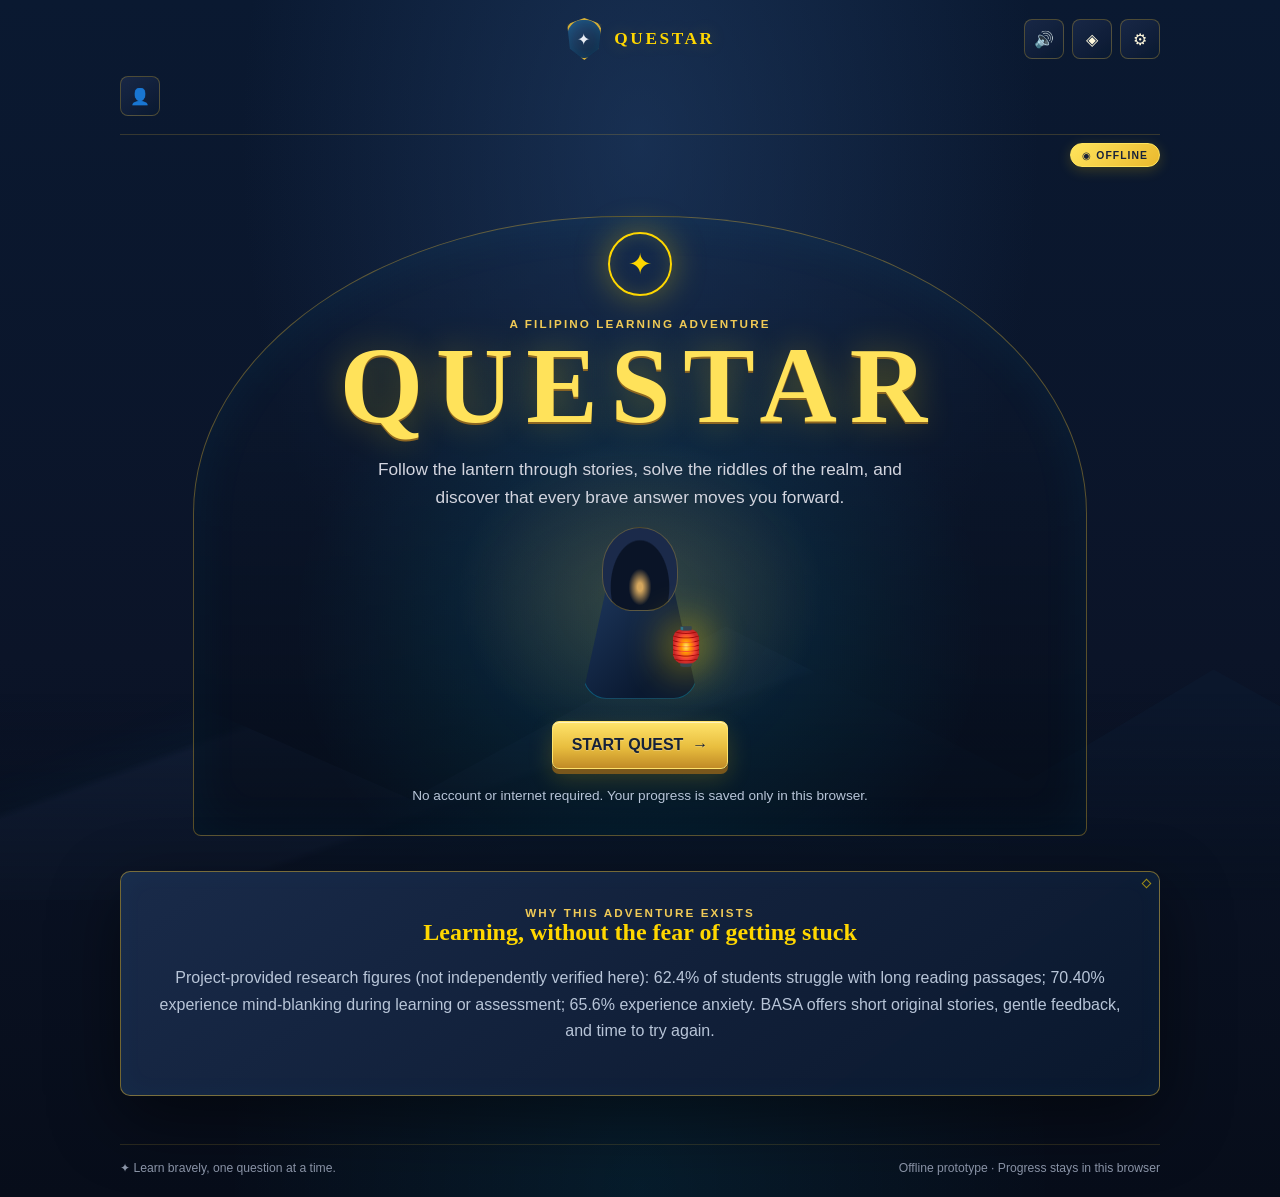
<file: index.html>
<!doctype html>
<html lang="en">
<head>
  <meta charset="utf-8">
  <meta name="viewport" content="width=device-width, initial-scale=1">
  <meta name="theme-color" content="#10172b">
  <meta name="description" content="QUESTAR is an offline-friendly fantasy learning adventure for reading and mathematics.">
  <title>QUESTAR — Learning Adventure</title>
  <link rel="stylesheet" href="style.css">
  <script src="script.js" defer></script>
</head>
<body>
  <div class="sky sky-one" aria-hidden="true"></div>
  <div class="sky sky-two" aria-hidden="true"></div>
  <div class="app-shell">
    <header class="topbar">
      <a class="brand" href="#" data-action="home" aria-label="QUESTAR home">
        <span class="brand-mark" aria-hidden="true">✦</span>
        <span>QUESTAR</span>
      </a>
      <div id="topbar-player" class="topbar-player" aria-live="polite"></div>
      <a class="icon-button account-link" href="account.html" aria-label="Student account" title="Student account">👤</a>
      <nav class="quick-nav" aria-label="Quick navigation">
        <button class="icon-button sound-toggle" type="button" data-action="toggle-sound" aria-label="Mute sound effects" title="Sound effects">🔊</button>
        <button class="icon-button" type="button" data-action="nav-dashboard" aria-label="Progress dashboard" title="Progress">◈</button>
        <button class="icon-button" type="button" data-action="nav-settings" aria-label="Settings" title="Settings">⚙</button>
      </nav>
    </header>
    <main id="app-root" tabindex="-1" aria-live="polite"></main>
    <footer class="site-footer">
      <span>✦ Learn bravely, one question at a time.</span>
      <span>Offline prototype · Progress stays in this browser</span>
    </footer>
  </div>
  <script src="supabase-config.js"></script>
  <script type="module" src="student-session.js"></script>
</body>
</html>
</file>
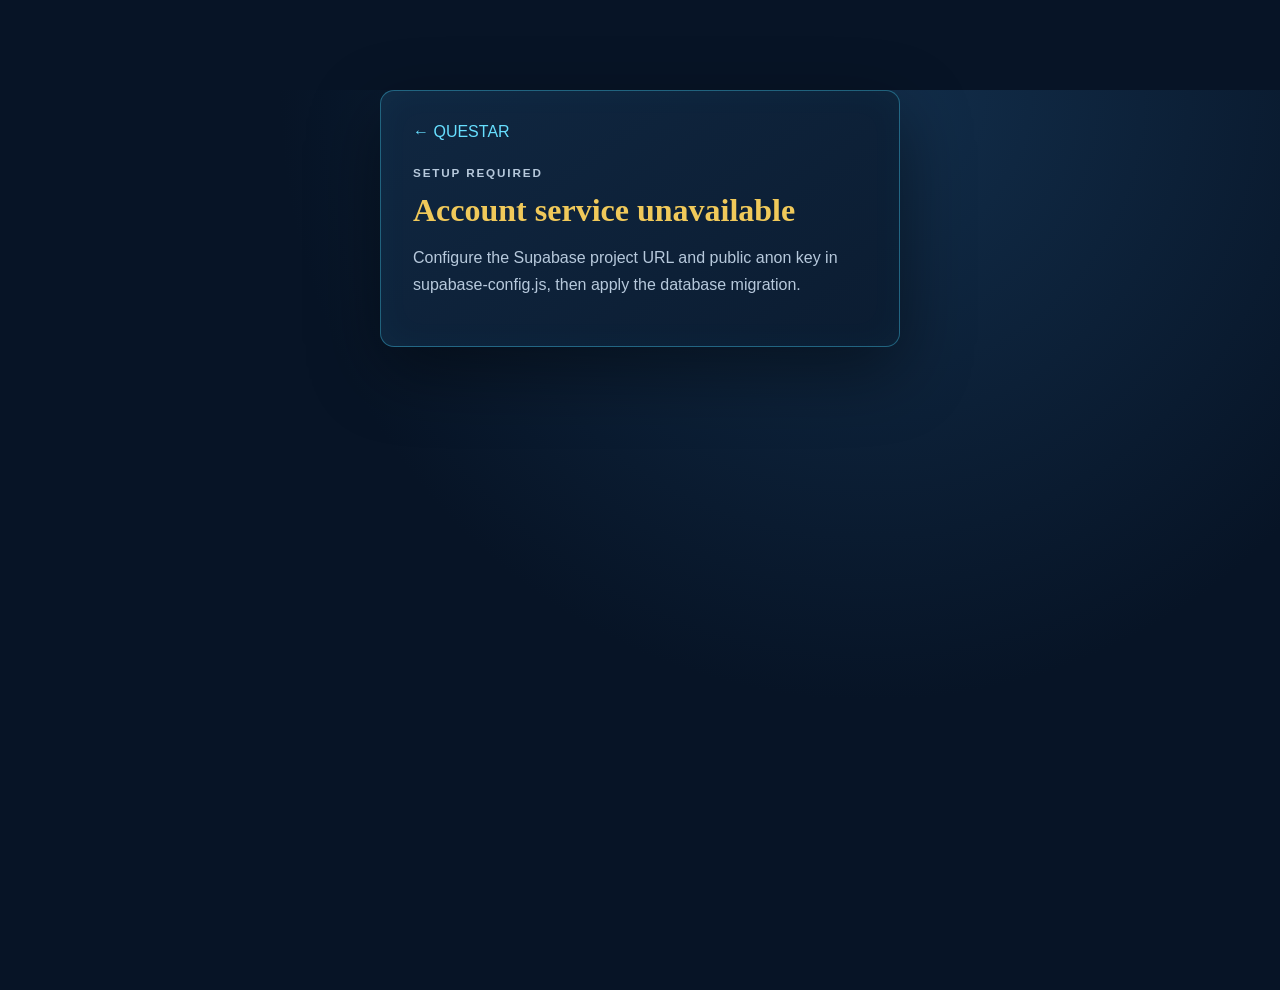
<file: account.html>
<!doctype html>
<html lang="en">
<head>
  <meta charset="utf-8">
  <meta name="viewport" content="width=device-width, initial-scale=1">
  <meta name="theme-color" content="#071426">
  <meta name="description" content="Create or sign in to a QUESTAR student account.">
  <title>Student Account — QUESTAR</title>
  <link rel="stylesheet" href="admin.css">
  <script src="supabase-config.js"></script>
  <script type="module" src="account.js"></script>
</head>
<body>
  <main class="state-card account-card" id="account-app" aria-live="polite">
    <a class="back-link" href="index.html">← QUESTAR</a>
    <h1>Student account</h1>
    <p>Loading secure account options…</p>
  </main>
</body>
</html>
</file>
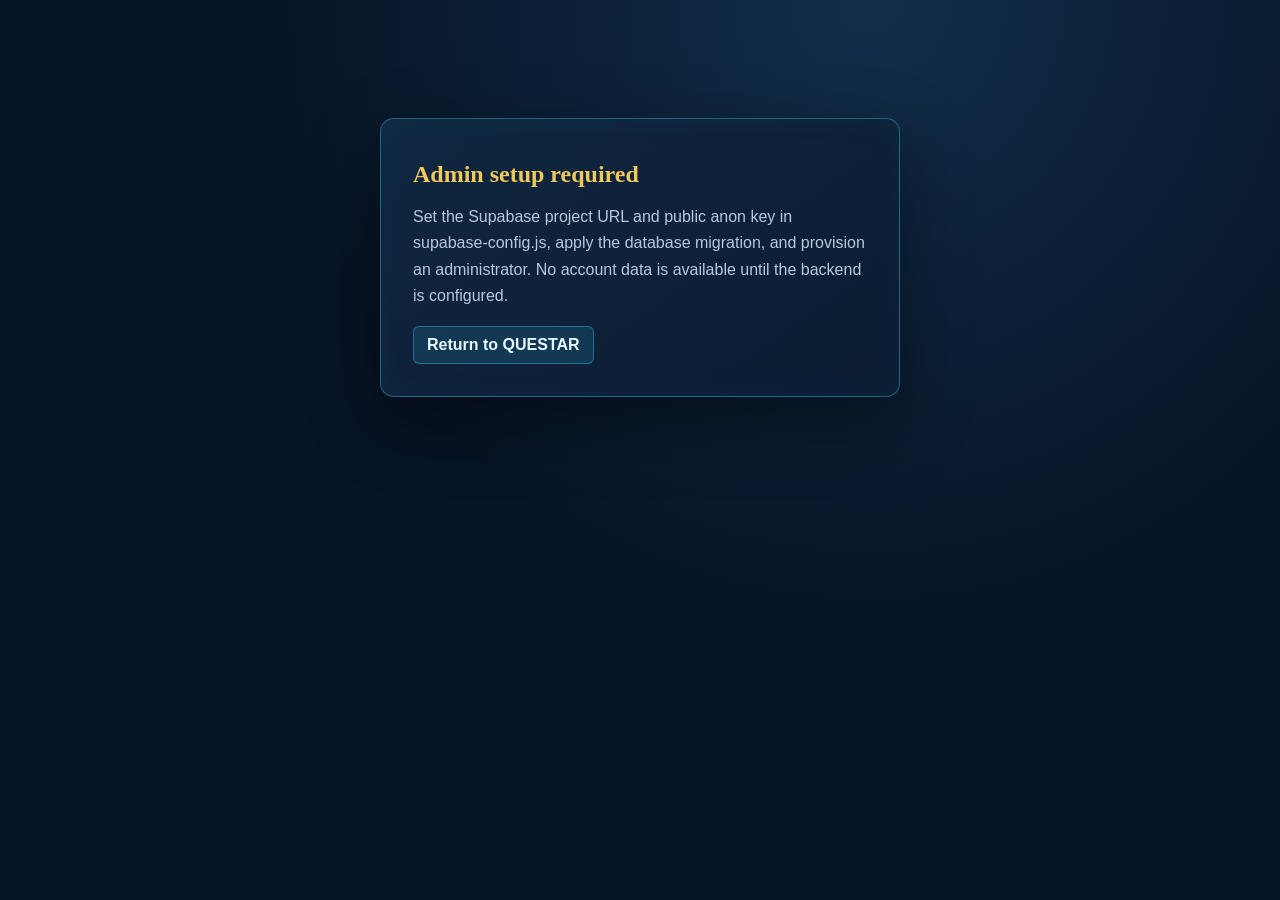
<file: admin.html>
<!doctype html>
<html lang="en">
<head>
  <meta charset="utf-8">
  <meta name="viewport" content="width=device-width, initial-scale=1">
  <meta name="theme-color" content="#071426">
  <meta name="description" content="Restricted QUESTAR account administration.">
  <title>Admin Console — QUESTAR</title>
  <link rel="stylesheet" href="admin.css">
  <script src="supabase-config.js"></script>
  <script type="module" src="admin.js"></script>
</head>
<body>
  <main id="admin-app" class="admin-app">
    <section id="admin-state" class="state-card" aria-live="polite">
      <h1>QUESTAR Admin Console</h1>
      <p>Checking secure administrator access…</p>
    </section>
  </main>
</body>
</html>
</file>
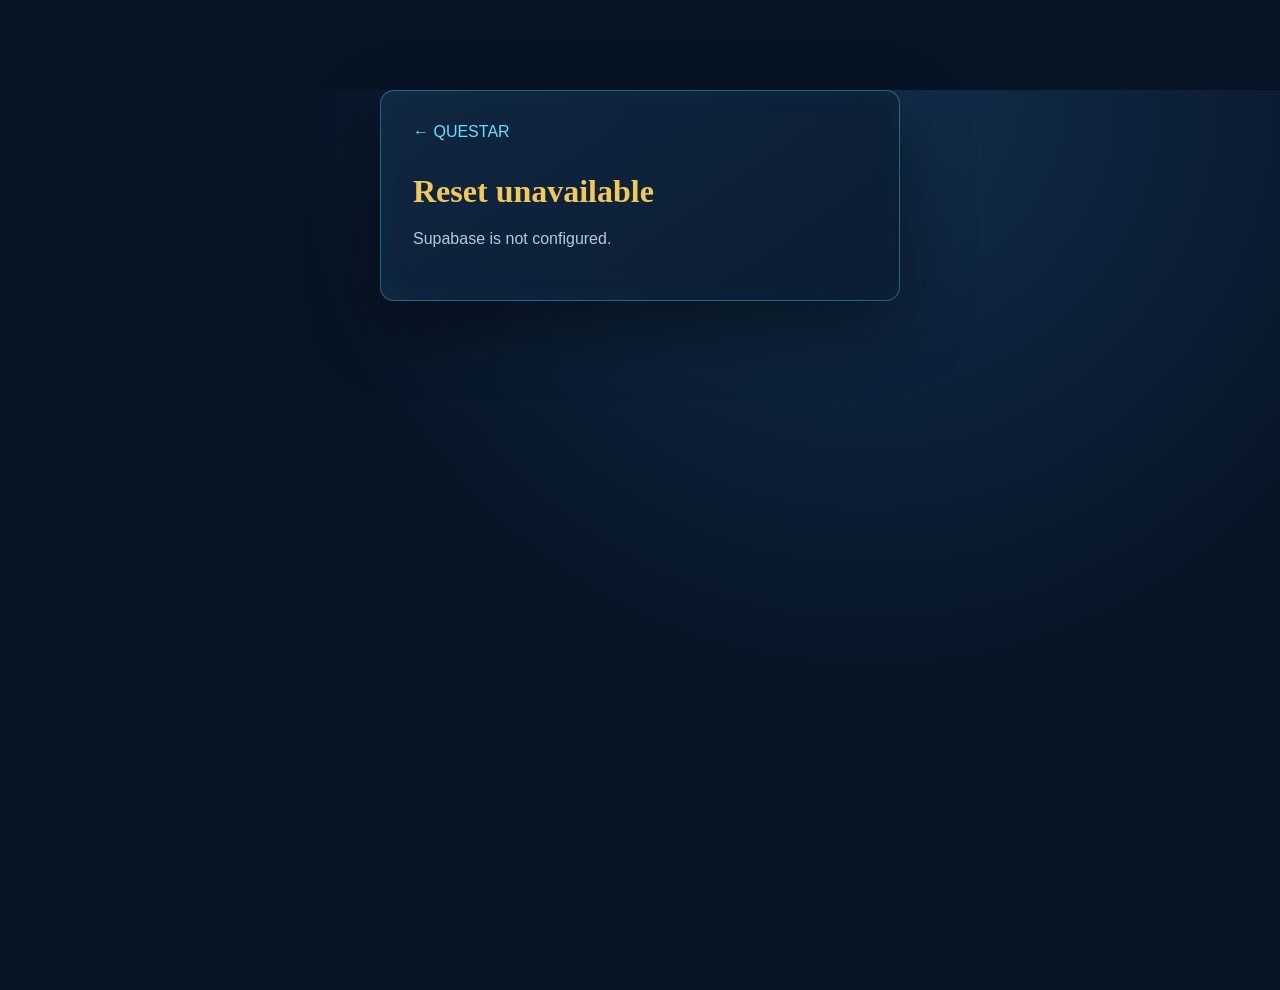
<file: reset-password.html>
<!doctype html>
<html lang="en">
<head>
  <meta charset="utf-8">
  <meta name="viewport" content="width=device-width, initial-scale=1">
  <meta name="theme-color" content="#071426">
  <title>Reset Password — QUESTAR</title>
  <link rel="stylesheet" href="admin.css">
  <script src="supabase-config.js"></script>
  <script type="module" src="reset-password.js"></script>
</head>
<body>
  <main class="state-card account-card" id="reset-app" aria-live="polite">
    <a class="back-link" href="index.html">← QUESTAR</a>
    <h1>Reset password</h1>
    <p>Verifying your password-reset link…</p>
  </main>
</body>
</html>
</file>
<file: style.css>
:root {
  color-scheme: dark;
  --night: #0a1931;
  --navy: #1b2a4a;
  --panel: rgba(16, 29, 53, .94);
  --panel-light: rgba(27, 42, 74, .9);
  --gold: #d4af37;
  --gold-bright: #ffd700;
  --gold-dark: #8d6c20;
  --cream: #fff8dc;
  --muted: #b8c5d8;
  --teal: #00d4ff;
  --violet: #a795f5;
  --rose: #ff777d;
  --line: rgba(212, 175, 55, .4);
  --radius: 10px;
  --shadow: 0 24px 70px rgba(0, 0, 0, .48);
  font-family: "DM Sans", "Segoe UI", sans-serif;
  background: var(--night);
  color: var(--cream);
  font-synthesis: none;
  text-rendering: optimizeLegibility;
}

* { box-sizing: border-box; }
html { min-width: 320px; min-height: 100%; background: var(--night); }
body { margin: 0; min-height: 100vh; overflow-x: hidden; background: radial-gradient(ellipse at 50% 6%, #293351 0, #151d34 35%, var(--night) 78%); }
button, input, select { font: inherit; }
button { color: inherit; }
button:focus-visible, a:focus-visible, input:focus-visible, select:focus-visible { outline: 3px solid var(--gold-bright); outline-offset: 3px; }
.sky { position: fixed; z-index: 0; pointer-events: none; inset: auto -6vw 0; height: 40vh; opacity: .42; }
.sky-one { background: linear-gradient(160deg, transparent 34%, #18213c 35% 51%, #10182d 52%); clip-path: polygon(0 75%, 18% 44%, 34% 72%, 56% 24%, 77% 67%, 90% 36%, 100% 58%, 100% 100%, 0 100%); }
.sky-two { height: 23vh; opacity: .53; background: linear-gradient(0deg, #090e1b 0, transparent); }
.app-shell { position: relative; z-index: 1; width: min(1120px, calc(100% - 36px)); min-height: 100vh; margin: auto; display: flex; flex-direction: column; }
.topbar { display: flex; align-items: center; justify-content: space-between; gap: 16px; padding: 18px 0; border-bottom: 1px solid rgba(255,255,255,.07); }
.brand { display: inline-flex; align-items: center; gap: 9px; color: var(--gold-bright); font: 800 1.08rem "Spectral", Georgia, serif; letter-spacing: .15em; text-decoration: none; }
.brand-mark { display: grid; place-items: center; width: 30px; height: 30px; border: 1px solid var(--gold); border-radius: 50%; color: var(--gold-bright); }
.topbar-player { margin-left: auto; color: var(--muted); font-size: .88rem; }
.topbar-player strong { color: var(--cream); }
.quick-nav { display: flex; gap: 8px; }
.icon-button { width: 40px; height: 40px; border: 1px solid var(--line); border-radius: 12px; background: rgba(255,255,255,.04); cursor: pointer; }
.icon-button:hover { background: rgba(242,197,107,.14); }
main { flex: 1; padding: 36px 0 48px; }
.site-footer { display: flex; justify-content: space-between; gap: 12px; padding: 16px 0 22px; color: #8e98ac; font-size: .76rem; border-top: 1px solid rgba(255,255,255,.07); }
.screen { animation: rise-in .35s ease both; }
@keyframes rise-in { from { opacity: 0; transform: translateY(8px); } to { opacity: 1; transform: translateY(0); } }
.eyebrow { color: var(--gold); font-size: .73rem; font-weight: 700; letter-spacing: .18em; text-transform: uppercase; }
h1, h2, h3, p { margin-top: 0; }
h1, h2, h3, .serif { font-family: "Spectral", Georgia, serif; }
h1 { margin-bottom: 12px; font-size: clamp(2.15rem, 6vw, 4.35rem); line-height: 1.05; color: var(--gold-bright); }
h2 { color: var(--gold-bright); }
h3 { margin-bottom: 7px; color: var(--cream); }
p { line-height: 1.65; }
.muted { color: var(--muted); }
.small { font-size: .85rem; }
.center { text-align: center; }
.gold { color: var(--gold-bright); }
.panel { border: 1px solid var(--line); border-radius: var(--radius); background: linear-gradient(145deg, rgba(28, 39, 62, .96), rgba(15, 23, 41, .96)); box-shadow: var(--shadow); }
.panel-pad { padding: clamp(20px, 4vw, 34px); }
.grid { display: grid; gap: 18px; }
.grid-two { grid-template-columns: repeat(2, minmax(0, 1fr)); }
.grid-three { grid-template-columns: repeat(3, minmax(0, 1fr)); }
.stack { display: grid; gap: 14px; }
.row { display: flex; align-items: center; gap: 12px; flex-wrap: wrap; }
.spread { justify-content: space-between; }
.actions { display: flex; justify-content: center; align-items: center; flex-wrap: wrap; gap: 12px; margin-top: 22px; }
.btn { display: inline-flex; min-height: 48px; align-items: center; justify-content: center; gap: 9px; padding: 12px 19px; border: 1px solid var(--line); border-radius: 12px; background: rgba(255,255,255,.06); color: var(--cream); font-weight: 700; text-decoration: none; cursor: pointer; transition: transform .16s ease, background .16s ease, border-color .16s ease; }
.btn:hover:not(:disabled) { transform: translateY(-2px); background: rgba(255,255,255,.11); border-color: var(--gold); }
.btn:active:not(:disabled) { transform: translateY(0); }
.btn:disabled { opacity: .48; cursor: not-allowed; }
.btn-primary { color: #241a0c; border-color: #f4d47c; background: linear-gradient(135deg, #ffe9a7, #dca74e); box-shadow: 0 8px 26px rgba(207, 151, 53, .2); }
.btn-primary:hover:not(:disabled) { background: linear-gradient(135deg, #fff1bd, #edbf66); }
.btn-quiet { border-color: transparent; background: transparent; color: var(--muted); }
.btn-danger { border-color: rgba(238,162,170,.45); color: #ffd1d5; }
.btn-small { min-height: 38px; padding: 8px 13px; font-size: .88rem; }
.field { display: grid; gap: 7px; text-align: left; }
.field label { color: var(--muted); font-size: .87rem; font-weight: 600; }
.field input, .field select { width: 100%; min-height: 46px; padding: 10px 12px; border: 1px solid rgba(255,255,255,.18); border-radius: 10px; background: #10182a; color: var(--cream); }
.field input::placeholder { color: #7e899e; }
.field-help { color: #95a0b4; font-size: .78rem; line-height: 1.5; }
.hero { position: relative; display: grid; min-height: 590px; place-items: center; overflow: hidden; padding: 50px 20px; text-align: center; }
.hero::before { content: ""; position: absolute; inset: 5% 7%; border: 1px solid rgba(242,197,107,.28); border-radius: 50% 50% 16px 16px; background: radial-gradient(ellipse at 50% 65%, rgba(119,87,152,.28), transparent 56%), linear-gradient(180deg, rgba(40,38,70,.2), rgba(6,11,23,.4)); }
.hero-content { position: relative; max-width: 700px; }
.hero-emblem { display: grid; place-items: center; width: 64px; height: 64px; margin: 0 auto 21px; border: 2px solid var(--gold); border-radius: 50%; color: var(--gold-bright); font-size: 1.8rem; box-shadow: 0 0 34px rgba(242,197,107,.35), inset 0 0 18px rgba(242,197,107,.12); }
.hero h1 { font-size: clamp(3.1rem, 11vw, 6.7rem); letter-spacing: .12em; text-shadow: 0 0 35px rgba(246,199,92,.3); }
.hero-subtitle { max-width: 560px; margin: 0 auto; color: #d3d5df; font-size: 1.08rem; }
.adventurer { position: relative; display: grid; place-items: center; width: 144px; height: 172px; margin: 15px auto 22px; }
.adventurer .cloak { position: absolute; bottom: 0; width: 116px; height: 132px; border: 1px solid rgba(193,187,209,.35); border-radius: 55% 55% 23% 23%; background: linear-gradient(135deg, #34344e, #111626 74%); clip-path: polygon(25% 0, 75% 0, 100% 100%, 0 100%); }
.adventurer .hood { position: absolute; top: 0; width: 76px; height: 84px; border: 1px solid rgba(210,192,161,.3); border-radius: 55% 55% 44% 44%; background: radial-gradient(ellipse at 50% 72%, #d2a55d 0 5%, #121827 22% 55%, #353449 57%); }
.adventurer .lantern { position: absolute; z-index: 2; right: 3px; bottom: 31px; font-size: 2.3rem; filter: drop-shadow(0 0 20px #ffc753); animation: lantern-pulse 2.5s ease-in-out infinite; }
@keyframes lantern-pulse { 50% { filter: drop-shadow(0 0 32px #ffcf69); transform: translateY(-3px); } }
.stats-strip { display: grid; grid-template-columns: repeat(3, minmax(0, 1fr)); gap: 12px; margin-top: 24px; }
.stat-card { padding: 16px; border: 1px solid rgba(255,255,255,.1); border-radius: 13px; background: rgba(9,15,28,.53); }
.stat-card strong { display: block; color: var(--gold-bright); font: 700 1.35rem "Spectral", Georgia, serif; }
.stat-card span { color: var(--muted); font-size: .78rem; }
.card { position: relative; padding: 22px; border: 1px solid var(--line); border-radius: var(--radius); background: linear-gradient(145deg, rgba(29,40,64,.96), rgba(15,22,39,.96)); box-shadow: 0 14px 40px rgba(0,0,0,.2); }
.card-icon { font-size: 2rem; }
.card p { margin-bottom: 0; color: var(--muted); font-size: .92rem; }
.tile { width: 100%; text-align: left; cursor: pointer; transition: transform .16s ease, border-color .16s ease; }
.tile:hover { transform: translateY(-3px); border-color: var(--gold); }
.avatar-picker { display: flex; gap: 10px; flex-wrap: wrap; }
.avatar-option { width: 50px; height: 50px; border: 1px solid var(--line); border-radius: 14px; background: rgba(255,255,255,.06); font-size: 1.6rem; cursor: pointer; }
.avatar-option[aria-pressed="true"] { border-color: var(--gold-bright); background: rgba(242,197,107,.18); box-shadow: 0 0 0 2px rgba(242,197,107,.12); }
.choice-grid { display: grid; grid-template-columns: repeat(2, minmax(0, 1fr)); gap: 12px; margin-top: 20px; }
.choice-button { min-height: 60px; padding: 14px; border: 1px solid rgba(242,197,107,.28); border-radius: 13px; background: rgba(14,22,39,.88); color: var(--cream); text-align: left; cursor: pointer; }
.choice-button:hover:not(:disabled) { border-color: var(--gold); background: rgba(242,197,107,.1); }
.choice-button[aria-pressed="true"] { border-color: var(--gold-bright); background: rgba(242,197,107,.15); }
.choice-button.correct { border-color: var(--teal); background: rgba(114,214,193,.12); }
.choice-button.incorrect { border-color: var(--rose); background: rgba(238,162,170,.09); }
.battle-arena { display: grid; grid-template-columns: 1fr minmax(220px, 1.2fr) 1fr; align-items: center; gap: 18px; min-height: 185px; margin: 18px 0; padding: 20px; overflow: hidden; border: 1px solid rgba(167,149,245,.25); border-radius: 16px; background: radial-gradient(ellipse at 50% 100%, rgba(102,74,129,.35), transparent 65%), linear-gradient(180deg, rgba(12,17,34,.5), rgba(8,12,24,.6)); }
.creature { text-align: center; }
.creature-icon { display: block; font-size: clamp(3rem, 8vw, 5rem); filter: drop-shadow(0 0 18px rgba(167,149,245,.24)); }
.creature-name { display: block; margin-top: 5px; color: var(--muted); font-size: .8rem; }
.versus { color: var(--gold); font-size: .72rem; font-weight: 700; letter-spacing: .15em; text-align: center; }
.meter { height: 11px; overflow: hidden; border: 1px solid rgba(255,255,255,.12); border-radius: 99px; background: rgba(0,0,0,.4); }
.meter > span { display: block; height: 100%; border-radius: inherit; background: linear-gradient(90deg, #63cdb6, #d7ed9b); transition: width .4s ease; }
.meter-label { display: flex; justify-content: space-between; margin: 7px 0 5px; color: var(--muted); font-size: .78rem; }
.question { margin: 17px 0 7px; color: var(--cream); font: 600 clamp(1.35rem, 4vw, 2rem) "Spectral", Georgia, serif; text-align: center; }
.story-text { padding: 22px; border-left: 3px solid var(--gold); border-radius: 0 13px 13px 0; background: rgba(9,15,28,.65); color: #e7e1d5; font: 1.04rem/1.82 "DM Sans", sans-serif; white-space: pre-line; }
.notice { padding: 13px 15px; border: 1px solid rgba(114,214,193,.35); border-radius: 12px; background: rgba(114,214,193,.08); color: #c9f3e8; }
.notice.warm { border-color: rgba(242,197,107,.35); background: rgba(242,197,107,.08); color: #f6e5bb; }
.notice.support { border-color: rgba(167,149,245,.4); background: rgba(167,149,245,.09); color: #ddd5ff; }
.notice.error { border-color: rgba(238,162,170,.35); background: rgba(238,162,170,.08); color: #ffd4d8; }
.progress-track { height: 10px; overflow: hidden; border-radius: 100px; background: rgba(255,255,255,.09); }
.progress-track span { display: block; height: 100%; border-radius: inherit; background: linear-gradient(90deg, #68cdb5, #eac46d); }
.progress-row { display: grid; grid-template-columns: 105px 1fr 44px; align-items: center; gap: 12px; color: var(--muted); font-size: .86rem; }
.badge { display: inline-flex; align-items: center; gap: 6px; padding: 6px 10px; border: 1px solid var(--line); border-radius: 999px; color: var(--gold-bright); font-size: .8rem; }
.list-row { display: flex; align-items: center; gap: 12px; padding: 13px 0; border-bottom: 1px solid rgba(255,255,255,.08); }
.list-row:last-child { border-bottom: 0; }
.rank { width: 30px; color: var(--gold); font-weight: 800; }
.push { margin-left: auto; }
.feedback { margin-top: 16px; }
.timer { color: var(--gold-bright); font: 700 1.15rem "Spectral", Georgia, serif; }
.hero-glow { color: var(--gold-bright); text-shadow: 0 0 22px rgba(255,213,104,.45); }
.victory-panel { position: relative; overflow: hidden; background: radial-gradient(ellipse at 50% 0, rgba(214,157,60,.2), transparent 52%), linear-gradient(145deg, rgba(39,42,58,.97), rgba(15,22,39,.97)); }
.victory-panel::before { content: "✦  ·  ✧  ·  ✦"; position: absolute; top: 24px; right: 7%; color: rgba(255,220,133,.25); font-size: 1.4rem; letter-spacing: .45em; animation: lantern-pulse 3s ease-in-out infinite; pointer-events: none; }
.field-grid { display: grid; grid-template-columns: repeat(2, minmax(0, 1fr)); gap: 16px; }
.check-line { display: flex; align-items: center; gap: 9px; color: var(--muted); }
.check-line input { accent-color: var(--gold); width: 18px; height: 18px; }
.divider { height: 1px; margin: 22px 0; background: rgba(255,255,255,.1); }
.large-text { font-size: 112%; }
.large-text .story-text { font-size: 1.15rem; }
.no-animations *, .no-animations *::before, .no-animations *::after { animation-duration: .01ms !important; animation-iteration-count: 1 !important; scroll-behavior: auto !important; transition-duration: .01ms !important; }
.toast { position: fixed; z-index: 20; right: 20px; bottom: 20px; max-width: min(380px, calc(100vw - 40px)); padding: 13px 16px; border: 1px solid var(--line); border-radius: 12px; background: #1b2942; color: var(--cream); box-shadow: var(--shadow); animation: rise-in .2s ease both; }
.toast[hidden] { display: none; }

@media (max-width: 760px) {
  .app-shell { width: min(100% - 24px, 620px); }
  main { padding: 25px 0 36px; }
  .grid-three { grid-template-columns: 1fr; }
  .hero { min-height: 540px; }
  .battle-arena { grid-template-columns: 1fr 1fr; }
  .battle-arena .versus { grid-column: 1 / -1; grid-row: 2; }
  .battle-arena .creature:nth-child(3) { grid-column: 2; grid-row: 1; }
  .battle-arena .creature:nth-child(1) { grid-column: 1; grid-row: 1; }
}
@media (max-width: 520px) {
  .app-shell { width: calc(100% - 20px); }
  .topbar { gap: 8px; padding: 13px 0; }
  .brand { font-size: .9rem; letter-spacing: .1em; }
  .brand-mark { width: 27px; height: 27px; }
  .topbar-player { font-size: .75rem; }
  .quick-nav { gap: 5px; }
  .icon-button { width: 36px; height: 36px; }
  .grid-two, .choice-grid, .field-grid, .stats-strip { grid-template-columns: 1fr; }
  .hero { min-height: 500px; padding: 30px 12px; }
  .hero::before { inset-inline: 1%; }
  .panel-pad { padding: 19px; }
  .card { padding: 18px; }
  .story-text { padding: 17px; font-size: .97rem; }
  .progress-row { grid-template-columns: 82px 1fr 36px; gap: 8px; font-size: .78rem; }
  .site-footer { flex-direction: column; text-align: center; }
  .actions .btn { flex: 1 1 150px; }
}
@media (prefers-reduced-motion: reduce) {
  *, *::before, *::after { scroll-behavior: auto !important; animation-duration: .01ms !important; animation-iteration-count: 1 !important; transition-duration: .01ms !important; }
}

body {
  background:
    radial-gradient(ellipse at 50% 12%, rgba(35, 67, 111, .55), transparent 44%),
    radial-gradient(ellipse at 50% 100%, rgba(0, 212, 255, .08), transparent 46%),
    linear-gradient(180deg, #0a1931 0%, #0b1428 55%, #070d1a 100%);
}

.sky { opacity: .58; }
.sky-one {
  background: linear-gradient(160deg, transparent 34%, #172743 35% 51%, #0d1a31 52%);
  filter: drop-shadow(0 -14px 28px rgba(0, 212, 255, .07));
}
.sky-two { background: linear-gradient(0deg, #070d1a 0, transparent); }
.app-shell { width: min(1040px, calc(100% - 36px)); }

.topbar {
  position: relative;
  display: grid;
  grid-template-columns: 1fr auto 1fr;
  min-height: 76px;
  border-bottom-color: rgba(212, 175, 55, .22);
}
.brand { grid-column: 2; grid-row: 1; gap: 11px; color: var(--gold-bright); text-shadow: 0 0 18px rgba(255, 215, 0, .24); }
.brand-mark {
  width: 38px;
  height: 42px;
  border: 2px solid var(--gold);
  border-radius: 45% 45% 48% 48%;
  clip-path: polygon(50% 0, 95% 15%, 88% 73%, 50% 100%, 12% 73%, 5% 15%);
  background: linear-gradient(145deg, #244c7a, #10213d);
  box-shadow: 0 0 18px rgba(255, 215, 0, .25), inset 0 0 13px rgba(0, 212, 255, .17);
  color: #e8edf5;
  font-size: 1rem;
}
.topbar-player { grid-column: 1; grid-row: 1; margin: 0; }
.quick-nav { grid-column: 3; grid-row: 1; justify-self: end; }
.icon-button {
  border-color: rgba(212, 175, 55, .32);
  border-radius: 8px;
  background: linear-gradient(145deg, rgba(27, 42, 74, .85), rgba(10, 25, 49, .92));
}
.icon-button:hover { background: rgba(255, 215, 0, .14); }
.topbar::after {
  position: absolute;
  top: calc(100% + 9px);
  right: 0;
  z-index: 3;
  padding: 5px 11px;
  border: 1px solid #ffe45c;
  border-radius: 999px;
  background: linear-gradient(135deg, #ffe45c, #eab92e);
  box-shadow: 0 3px 14px rgba(255, 215, 0, .2);
  color: #17213a;
  content: "◉  OFFLINE";
  font-size: .65rem;
  font-weight: 900;
  letter-spacing: .1em;
}

main { padding-top: 47px; }
.site-footer { border-top-color: rgba(212, 175, 55, .18); }
h1 { color: #ffe25a; text-shadow: 0 2px 0 #8e6722, 0 0 24px rgba(255, 215, 0, .18); }
h2 { color: var(--gold-bright); }
.eyebrow { color: #f0ca57; }

.panel,
.card {
  position: relative;
  overflow: hidden;
  border: 1px solid rgba(212, 175, 55, .52);
  border-radius: var(--radius);
  background:
    linear-gradient(145deg, rgba(25, 43, 74, .96), rgba(10, 23, 44, .97)),
    var(--panel);
  box-shadow: inset 0 0 28px rgba(0, 212, 255, .035), var(--shadow);
}
.panel::before,
.card::before {
  position: absolute;
  top: 8px;
  right: 9px;
  color: rgba(255, 215, 0, .6);
  width: 5px;
  height: 5px;
  border: 1px solid rgba(255, 215, 0, .6);
  content: "";
  transform: rotate(45deg);
  pointer-events: none;
}
.card { border-color: rgba(212, 175, 55, .34); }
.tile:hover { border-color: var(--gold-bright); box-shadow: 0 16px 42px rgba(0, 0, 0, .38), 0 0 20px rgba(255, 215, 0, .08); }
.stat-card {
  border-color: rgba(212, 175, 55, .24);
  border-radius: 8px;
  background: rgba(6, 16, 32, .66);
}
.badge {
  border-radius: 5px;
  background: rgba(10, 25, 49, .68);
}

.btn {
  border-color: rgba(212, 175, 55, .4);
  border-radius: 7px;
  background: linear-gradient(145deg, rgba(27, 42, 74, .96), rgba(13, 27, 50, .98));
}
.btn-primary {
  border: 1px solid #ffe36b;
  background: linear-gradient(180deg, #ffe46b 0%, #e8bd3e 55%, #c18b26 100%);
  box-shadow: 0 5px 0 #79571c, 0 9px 24px rgba(255, 215, 0, .19), inset 0 1px rgba(255, 255, 255, .55);
  color: #15213a;
  text-shadow: 0 1px rgba(255, 255, 255, .24);
}
.btn-primary:hover:not(:disabled) {
  background: linear-gradient(180deg, #fff2a1 0%, #f5d365 55%, #d7a336 100%);
  box-shadow: 0 5px 0 #79571c, 0 0 28px rgba(255, 215, 0, .36);
}
.btn:active:not(:disabled) { box-shadow: none; }
.btn-quiet { background: transparent; }

.hero { min-height: 610px; }
.hero::before {
  border-color: rgba(212, 175, 55, .4);
  border-radius: 48% 48% 8px 8px;
  background:
    radial-gradient(ellipse at 50% 61%, rgba(255, 190, 64, .18), transparent 29%),
    radial-gradient(ellipse at 50% 66%, rgba(0, 212, 255, .12), transparent 55%),
    linear-gradient(180deg, rgba(25, 48, 82, .18), rgba(5, 12, 24, .67));
  box-shadow: inset 0 0 52px rgba(0, 212, 255, .06);
}
.hero-emblem {
  border-color: var(--gold-bright);
  color: var(--gold-bright);
  box-shadow: 0 0 34px rgba(255, 215, 0, .35), inset 0 0 18px rgba(255, 215, 0, .14);
}
.hero h1 { text-shadow: 0 2px 0 #8e6722, 0 0 35px rgba(255, 215, 0, .3); }
.adventurer .cloak {
  border-color: rgba(0, 212, 255, .3);
  background: linear-gradient(135deg, #203b62, #0a1931 74%);
}
.adventurer .hood {
  border-color: rgba(212, 175, 55, .35);
  background: radial-gradient(ellipse at 50% 72%, #d4a65d 0 5%, #0a1427 22% 55%, #1b2a4a 57%);
}
.adventurer .lantern { filter: drop-shadow(0 0 22px #ffd700); }

.choice-button {
  min-height: 60px;
  border-color: rgba(212, 175, 55, .34);
  border-radius: 7px;
  background: linear-gradient(145deg, rgba(23, 40, 69, .94), rgba(10, 23, 44, .97));
}
.choice-button:hover:not(:disabled),
.choice-button[aria-pressed="true"] { border-color: var(--gold-bright); background: rgba(255, 215, 0, .1); }
.choice-button.correct { border-color: #69d6a5; background: rgba(70, 190, 130, .12); }
.choice-button.incorrect { border-color: #ff3b3b; background: rgba(255, 59, 59, .1); }

.battle-arena {
  border-color: rgba(0, 212, 255, .28);
  border-radius: 8px;
  background:
    radial-gradient(ellipse at 50% 100%, rgba(0, 212, 255, .14), transparent 62%),
    radial-gradient(ellipse at 50% 10%, rgba(88, 59, 119, .23), transparent 60%),
    linear-gradient(180deg, rgba(8, 18, 35, .72), rgba(5, 12, 24, .83));
}
.creature-icon { filter: drop-shadow(0 0 18px rgba(0, 212, 255, .42)); }
.versus { color: var(--gold-bright); }
.meter { border-color: rgba(255, 255, 255, .15); border-radius: 4px; }
.meter > span { background: linear-gradient(90deg, #ff3b3b, #ff8b55); }
.story-text {
  border-left-color: var(--gold-bright);
  background: linear-gradient(145deg, rgba(6, 16, 32, .8), rgba(12, 25, 46, .74));
  color: #f4edd8;
}
.progress-track { border-radius: 4px; background: rgba(4, 12, 24, .85); }
.progress-track span { background: linear-gradient(90deg, #d4af37, #ffd700); }
.victory-panel { background: radial-gradient(ellipse at 50% 0, rgba(255, 215, 0, .2), transparent 52%), linear-gradient(145deg, rgba(27, 42, 74, .97), rgba(10, 23, 44, .97)); }

@media (max-width: 760px) {
  .app-shell { width: min(100% - 24px, 620px); }
}
@media (max-width: 520px) {
  .topbar { min-height: 66px; grid-template-columns: 1fr auto 1fr; }
  .brand { gap: 7px; font-size: .84rem; }
  .brand-mark { width: 30px; height: 34px; }
  .topbar-player { max-width: 100%; overflow: hidden; white-space: nowrap; text-overflow: ellipsis; font-size: .68rem; }
  .icon-button { width: 34px; height: 34px; }
  main { padding-top: 43px; }
  .hero { min-height: 520px; }
  .site-footer { border-top-color: rgba(212, 175, 55, .18); }
}

.sound-toggle { font-size: 1rem; }
.field input[type="range"] {
  min-height: 28px;
  padding: 0;
  border: 0;
  background: transparent;
  accent-color: var(--gold-bright);
  cursor: pointer;
}
.audio-volume-grid { margin-top: 2px; }
.account-link { display: grid; place-items: center; color: var(--cream); text-decoration: none; }
</file>
<file: admin.css>
:root {
  color-scheme: dark;
  font-family: "Segoe UI", Arial, sans-serif;
  background: #071426;
  color: #e8f4ff;
  font-synthesis: none;
  text-rendering: optimizeLegibility;
}

* { box-sizing: border-box; }
body { margin: 0; min-width: 320px; min-height: 100vh; background: radial-gradient(ellipse at 68% 0, #122e4b, transparent 48%), #071426; }
button, input, select { font: inherit; }
button, a { -webkit-tap-highlight-color: transparent; }
button:focus-visible, a:focus-visible, input:focus-visible, select:focus-visible { outline: 3px solid #45dcff; outline-offset: 3px; }
a { color: #67dfff; }
.admin-app { min-height: 100vh; padding: 28px; }
.state-card { width: min(520px, 100%); margin: 10vh auto; padding: 32px; border: 1px solid rgba(69, 220, 255, .36); border-radius: 14px; background: linear-gradient(145deg, #102741, #0b1c31); box-shadow: 0 24px 70px rgba(0,0,0,.42), inset 0 0 36px rgba(69,220,255,.035); }
.state-card h1 { margin: 10px 0; color: #f0c95a; font-family: Georgia, serif; }
.state-card p { color: #b7c9dc; line-height: 1.65; }
.back-link { display: inline-block; margin-bottom: 22px; text-decoration: none; }
.eyebrow { margin: 0 0 8px; color: #59daf5; font-size: .73rem; font-weight: 800; letter-spacing: .16em; text-transform: uppercase; }
.account-form, .state-card form { display: grid; gap: 16px; }
.account-form label, .state-card form label { display: grid; gap: 7px; color: #d7e8f7; font-size: .88rem; font-weight: 650; }
.account-form small { color: #96acc1; font-weight: 400; }
.account-form input, .state-card form input { width: 100%; min-height: 44px; padding: 10px 12px; border: 1px solid #294766; border-radius: 7px; background: #07182b; color: #f0f7ff; }
.account-actions { display: flex; flex-wrap: wrap; gap: 10px; }
.account-card { max-width: 560px; }
.admin-layout { display: grid; grid-template-columns: 252px minmax(0,1fr); min-height: calc(100vh - 56px); overflow: hidden; border: 1px solid rgba(69,220,255,.2); border-radius: 16px; background: rgba(8,21,38,.78); box-shadow: 0 24px 80px rgba(0,0,0,.4); }
.sidebar { display: flex; flex-direction: column; gap: 22px; padding: 22px 14px; border-right: 1px solid rgba(69,220,255,.18); background: linear-gradient(180deg,rgba(13,36,60,.98),rgba(7,20,37,.98)); }
.admin-brand { display: flex; align-items: center; gap: 11px; padding: 5px 8px 18px; color: #f0c95a; font-family: Georgia,serif; font-size: 1.05rem; font-weight: 800; letter-spacing: .12em; text-decoration: none; }
.admin-brand small { display: block; margin-top: 4px; color: #56d9f4; font: 700 .57rem "Segoe UI",sans-serif; letter-spacing: .18em; }
.brand-mark { display: grid; width: 38px; height: 42px; place-items: center; border: 1px solid #e8c353; border-radius: 45%; background: #102a49; }
.sidebar nav { display: grid; gap: 5px; }
.nav-link { width: 100%; padding: 11px 12px; border: 1px solid transparent; border-radius: 7px; background: transparent; color: #b4c6d9; text-align: left; cursor: pointer; }
.nav-link:hover, .nav-link.active { border-color: rgba(69,220,255,.22); background: rgba(53,195,226,.1); color: #f1fbff; }
.nav-link.active { box-shadow: inset 3px 0 #42dafa; }
.logout-link { margin-top: auto; color: #ff9a9f; }
.admin-main { min-width: 0; padding: 27px clamp(18px,3vw,42px); }
.admin-header { display: flex; align-items: center; justify-content: space-between; gap: 18px; padding-bottom: 20px; border-bottom: 1px solid rgba(69,220,255,.16); }
.admin-header h1 { margin: 0; color: #f4cd60; font: 700 clamp(1.55rem,3vw,2.25rem) Georgia,serif; }
.admin-identity { display: flex; align-items: center; gap: 9px; color: #c3d6e8; font-size: .82rem; }
.online-dot { width: 9px; height: 9px; border-radius: 50%; background: #46dfa0; box-shadow: 0 0 12px #46dfa0; }
.page-content { display: grid; gap: 18px; padding-top: 22px; }
.admin-main footer { padding: 22px 0 4px; color: #778da3; font-size: .73rem; }
.panel { min-width: 0; padding: clamp(18px,2.5vw,26px); border: 1px solid rgba(63,196,235,.2); border-radius: 10px; background: linear-gradient(145deg,rgba(16,39,65,.96),rgba(9,25,45,.96)); box-shadow: inset 0 0 26px rgba(51,195,232,.025); }
.panel h2 { margin: 0 0 13px; color: #e9f4ff; font-size: 1.12rem; }
.panel p { color: #afc1d4; line-height: 1.6; }
.stats-grid { display: grid; grid-template-columns: repeat(4,minmax(0,1fr)); gap: 12px; }
.stat-card { display: grid; gap: 9px; min-width: 0; padding: 17px; border: 1px solid rgba(69,220,255,.19); border-radius: 9px; background: linear-gradient(145deg,rgba(18,47,75,.9),rgba(9,26,47,.9)); }
.stat-card span { color: #9eb4c9; font-size: .76rem; }
.stat-card strong { color: #55dcff; font-size: clamp(1.4rem,2.6vw,2rem); }
.stat-card small { color: #758da5; font-size: .69rem; }
.section-heading, .toolbar { display: flex; align-items: end; justify-content: space-between; gap: 14px; flex-wrap: wrap; margin-bottom: 16px; }
.section-heading h2 { margin: 0; }
.toolbar label, .edit-grid label, .panel > label { display: grid; gap: 7px; color: #a9bed1; font-size: .8rem; }
.search-field { flex: 1 1 260px; }
.toolbar input, .toolbar select, .panel input, .panel select, .edit-grid input { min-height: 40px; padding: 8px 11px; border: 1px solid #294761; border-radius: 6px; background: #07182a; color: #e8f4ff; }
.button { display: inline-flex; min-height: 38px; align-items: center; justify-content: center; padding: 8px 13px; border: 1px solid rgba(69,220,255,.35); border-radius: 6px; background: rgba(26,84,117,.45); color: #e7f8ff; font-weight: 700; text-decoration: none; cursor: pointer; }
.button:hover { border-color: #52dfff; background: rgba(38,135,174,.36); }
.button-primary { border-color: #5de3ff; background: linear-gradient(140deg,#187da1,#115478); }
.button-small { min-height: 30px; padding: 6px 8px; font-size: .72rem; }
.button-danger { border-color: rgba(255,115,126,.38); color: #ff9ca2; background: rgba(130,38,53,.24); }
.action-cell { min-width: 250px; }
.action-cell .button { margin: 2px; }
.table-wrap { width: 100%; overflow: auto; }
table { width: 100%; border-collapse: collapse; text-align: left; font-size: .78rem; }
th, td { padding: 11px 12px; border-bottom: 1px solid rgba(92,139,174,.16); vertical-align: middle; }
th { position: sticky; top: 0; background: #102943; color: #8edcf0; font-size: .7rem; letter-spacing: .04em; white-space: nowrap; }
td { color: #d2e0ed; }
td small { display: block; margin-top: 4px; color: #8197ac; font-size: .68rem; }
.text-button { padding: 0; border: 0; background: transparent; color: #61ddff; text-align: left; cursor: pointer; }
.status, .presence { display: inline-flex; align-items: center; gap: 6px; padding: 4px 8px; border-radius: 999px; background: rgba(76,137,174,.15); color: #bad1e3; font-size: .7rem; }
.status.active { background: rgba(44,176,120,.15); color: #6de0ac; }
.status.suspended, .status.disabled { background: rgba(219,84,92,.14); color: #ff9da0; }
.presence::before { width: 7px; height: 7px; border-radius: 50%; background: #74899c; content: ""; }
.presence.online::before { background: #49e2a0; box-shadow: 0 0 9px #49e2a0; }
.error, .error-banner { color: #ffb1b5 !important; }
.error-banner { padding: 12px 14px; border: 1px solid rgba(255,108,119,.35); border-radius: 7px; background: rgba(117,31,44,.3); }
.notice { padding: 12px 14px; border: 1px solid rgba(69,220,255,.23); border-radius: 7px; background: rgba(29,114,141,.13); }
.empty-state { padding: 30px; color: #8299ae; text-align: center; }
.timeline { display: grid; }
.timeline-item { display: grid; grid-template-columns: 14px 1fr; gap: 12px; padding: 12px 0; border-bottom: 1px solid rgba(92,139,174,.13); }
.timeline-marker { width: 9px; height: 9px; margin-top: 5px; border: 2px solid #49d9fa; border-radius: 50%; box-shadow: 0 0 10px rgba(73,217,250,.4); }
.timeline-item strong { color: #deeffa; font-size: .85rem; text-transform: capitalize; }
.timeline-item p { margin: 4px 0 0; color: #8198ad; font-size: .76rem; }
.chart-grid { display: grid; grid-template-columns: repeat(2,minmax(0,1fr)); gap: 14px; }
.chart-card { min-width: 0; padding: 17px; border: 1px solid rgba(69,220,255,.16); border-radius: 9px; background: rgba(12,31,52,.84); }
.chart-card h3 { margin: 0 0 13px; color: #ddecf8; font-size: .92rem; }
.bar-row { display: grid; grid-template-columns: minmax(72px,1fr) minmax(60px,2fr) 32px; align-items: center; gap: 9px; margin: 9px 0; color: #9bb0c4; font-size: .7rem; }
.bar-row > span { overflow: hidden; text-overflow: ellipsis; white-space: nowrap; }
.bar-row strong { color: #d5e7f4; text-align: right; }
.bar-track { height: 8px; overflow: hidden; border-radius: 9px; background: #07182a; }
.bar-track i { display: block; height: 100%; border-radius: inherit; background: linear-gradient(90deg,#168eb9,#51dcff); box-shadow: 0 0 10px rgba(81,220,255,.35); }
.profile-header { display: flex; align-items: center; gap: 18px; flex-wrap: wrap; }
.profile-header h2 { font-size: 1.5rem; }
.profile-header p { margin-bottom: 7px; }
.avatar { display: grid; width: 74px; height: 74px; place-items: center; overflow: hidden; border: 1px solid #3cc5eb; border-radius: 50%; background: #0b2340; color: #59dfff; font-size: 1.8rem; }
.avatar img { width: 100%; height: 100%; object-fit: cover; }
.edit-grid { display: grid; grid-template-columns: repeat(2,minmax(0,1fr)); gap: 13px; }
.edit-grid button { align-self: end; }
.account-notice { position: fixed; right: 16px; bottom: 16px; z-index: 20; max-width: min(420px,calc(100vw - 32px)); padding: 12px 15px; border: 1px solid rgba(69,220,255,.34); border-radius: 7px; background: #102943; color: #dff7ff; box-shadow: 0 10px 30px rgba(0,0,0,.4); }
.account-notice.error { border-color: rgba(255,108,119,.4); }

@media (max-width: 1050px) {
  .admin-layout { grid-template-columns: 220px minmax(0,1fr); }
  .stats-grid { grid-template-columns: repeat(2,minmax(0,1fr)); }
}
@media (max-width: 720px) {
  .admin-app { padding: 10px; }
  .admin-layout { display: block; min-height: calc(100vh - 20px); }
  .sidebar { gap: 10px; padding: 12px; border-right: 0; border-bottom: 1px solid rgba(69,220,255,.18); }
  .sidebar nav { display: flex; overflow: auto; gap: 5px; padding-bottom: 4px; }
  .nav-link { width: auto; flex: 0 0 auto; white-space: nowrap; }
  .logout-link { align-self: start; margin-top: 0; }
  .admin-main { padding: 18px 13px; }
  .admin-identity { max-width: 145px; overflow: hidden; text-overflow: ellipsis; white-space: nowrap; }
}
@media (max-width: 480px) {
  .admin-header { align-items: start; flex-direction: column; }
  .stats-grid, .chart-grid, .edit-grid { grid-template-columns: 1fr; }
  .state-card { margin: 3vh auto; padding: 22px; }
  .account-actions { display: grid; }
}
</file>
